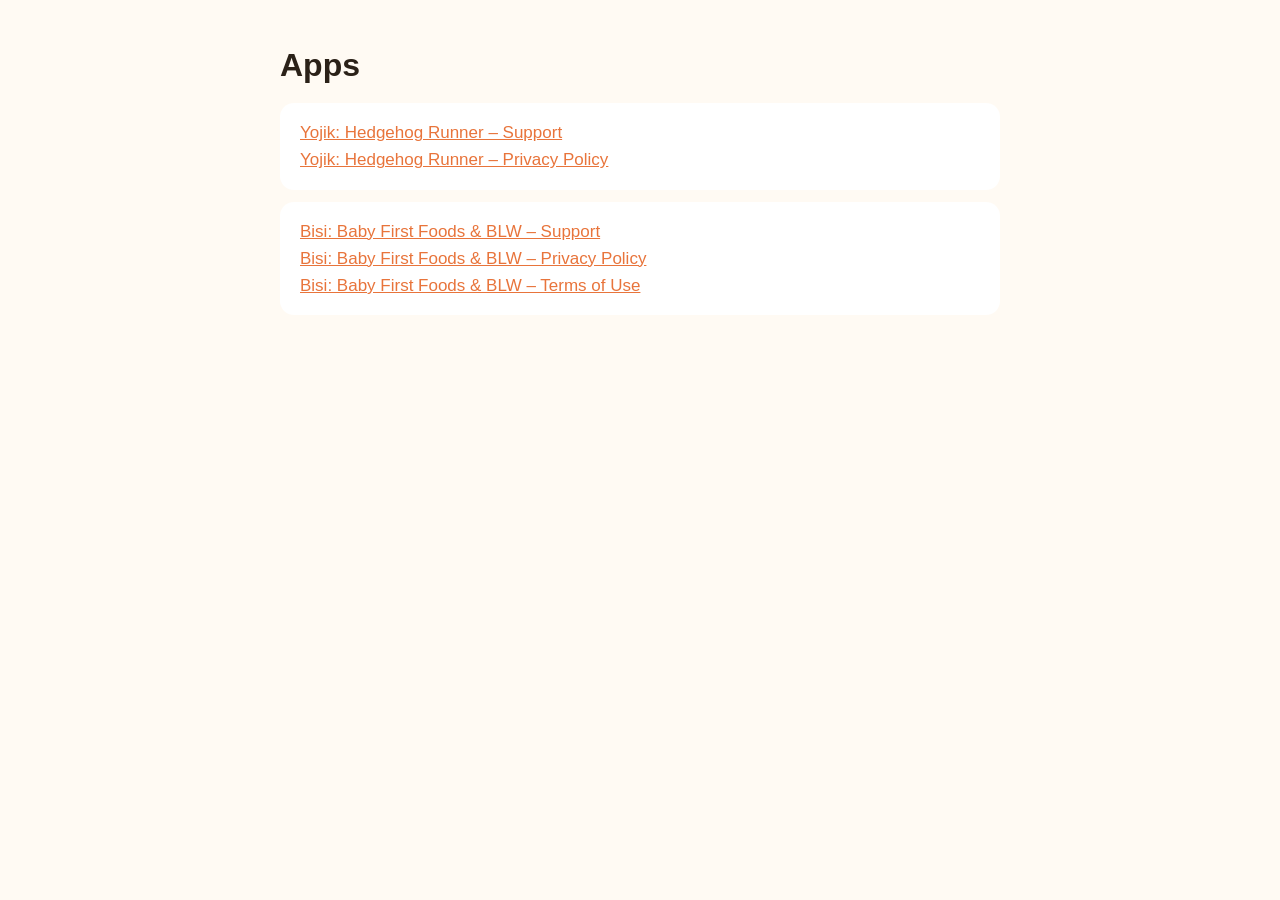
<file: index.html>
<!doctype html><html lang="en"><head><meta charset="utf-8"><meta name="viewport" content="width=device-width,initial-scale=1"><title>App pages</title><link rel="stylesheet" href="style.css"></head>
<body><main><h1>Apps</h1><div class="card"><a href="yojik/support.html">Yojik: Hedgehog Runner &ndash; Support</a><br><a href="yojik/privacy.html">Yojik: Hedgehog Runner &ndash; Privacy Policy</a></div>
<div class="card"><a href="bisi/support.html">Bisi: Baby First Foods &amp; BLW &ndash; Support</a><br><a href="bisi/privacy.html">Bisi: Baby First Foods &amp; BLW &ndash; Privacy Policy</a><br><a href="bisi/terms.html">Bisi: Baby First Foods &amp; BLW &ndash; Terms of Use</a></div></main></body></html>
</file>
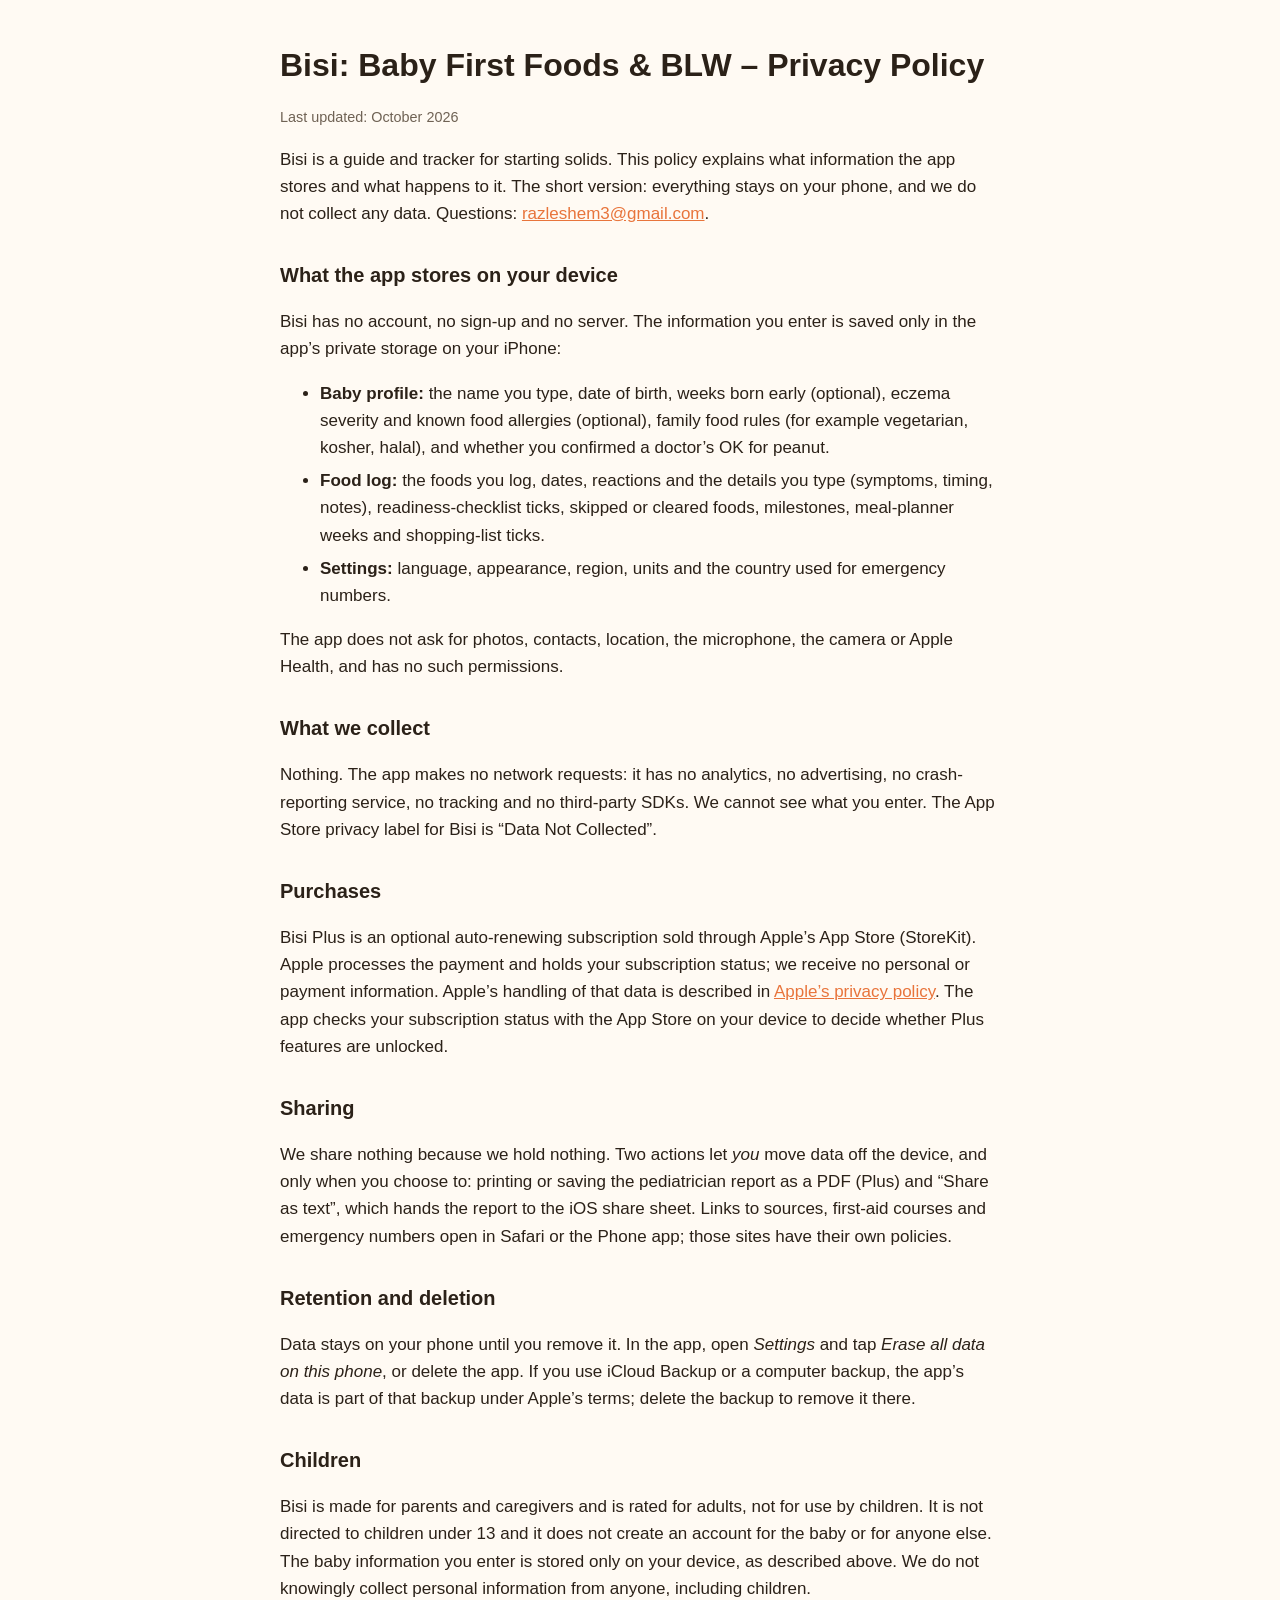
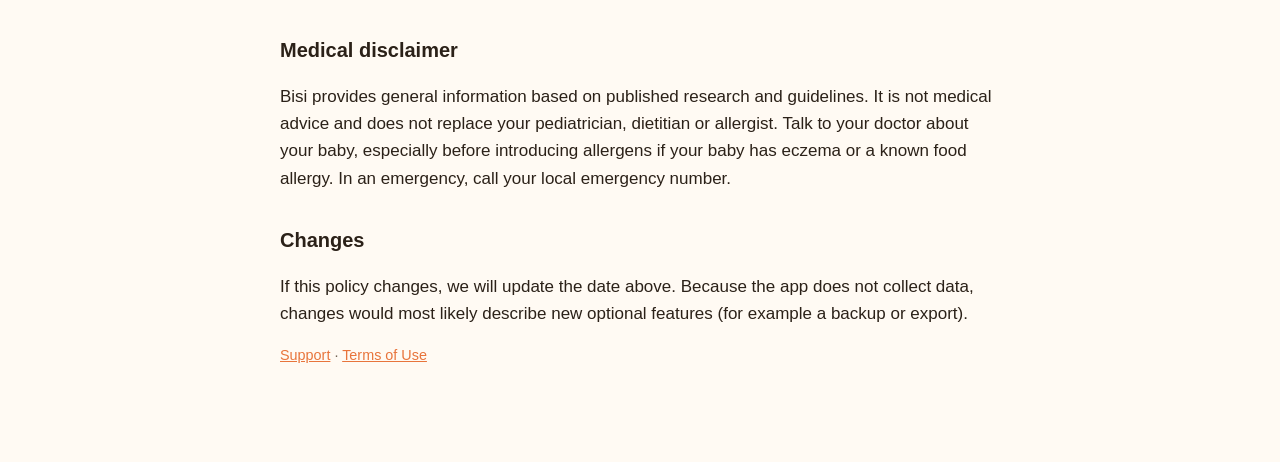
<file: bisi/privacy.html>
<!doctype html><html lang="en"><head><meta charset="utf-8"><meta name="viewport" content="width=device-width,initial-scale=1"><title>Bisi Privacy Policy</title><link rel="stylesheet" href="../style.css"></head>
<body><main>
<h1>Bisi: Baby First Foods &amp; BLW &ndash; Privacy Policy</h1>
<p class="muted">Last updated: October 2026</p>

<p>Bisi is a guide and tracker for starting solids. This policy explains what information the app stores and what happens to it. The short version: everything stays on your phone, and we do not collect any data. Questions: <a href="mailto:razleshem3@gmail.com">razleshem3@gmail.com</a>.</p>

<h2>What the app stores on your device</h2>
<p>Bisi has no account, no sign-up and no server. The information you enter is saved only in the app&rsquo;s private storage on your iPhone:</p>
<ul>
<li><strong>Baby profile:</strong> the name you type, date of birth, weeks born early (optional), eczema severity and known food allergies (optional), family food rules (for example vegetarian, kosher, halal), and whether you confirmed a doctor&rsquo;s OK for peanut.</li>
<li><strong>Food log:</strong> the foods you log, dates, reactions and the details you type (symptoms, timing, notes), readiness-checklist ticks, skipped or cleared foods, milestones, meal-planner weeks and shopping-list ticks.</li>
<li><strong>Settings:</strong> language, appearance, region, units and the country used for emergency numbers.</li>
</ul>
<p>The app does not ask for photos, contacts, location, the microphone, the camera or Apple Health, and has no such permissions.</p>

<h2>What we collect</h2>
<p>Nothing. The app makes no network requests: it has no analytics, no advertising, no crash-reporting service, no tracking and no third-party SDKs. We cannot see what you enter. The App Store privacy label for Bisi is &ldquo;Data Not Collected&rdquo;.</p>

<h2>Purchases</h2>
<p>Bisi Plus is an optional auto-renewing subscription sold through Apple&rsquo;s App Store (StoreKit). Apple processes the payment and holds your subscription status; we receive no personal or payment information. Apple&rsquo;s handling of that data is described in <a href="https://www.apple.com/legal/privacy/">Apple&rsquo;s privacy policy</a>. The app checks your subscription status with the App Store on your device to decide whether Plus features are unlocked.</p>

<h2>Sharing</h2>
<p>We share nothing because we hold nothing. Two actions let <em>you</em> move data off the device, and only when you choose to: printing or saving the pediatrician report as a PDF (Plus) and &ldquo;Share as text&rdquo;, which hands the report to the iOS share sheet. Links to sources, first-aid courses and emergency numbers open in Safari or the Phone app; those sites have their own policies.</p>

<h2>Retention and deletion</h2>
<p>Data stays on your phone until you remove it. In the app, open <em>Settings</em> and tap <em>Erase all data on this phone</em>, or delete the app. If you use iCloud Backup or a computer backup, the app&rsquo;s data is part of that backup under Apple&rsquo;s terms; delete the backup to remove it there.</p>

<h2>Children</h2>
<p>Bisi is made for parents and caregivers and is rated for adults, not for use by children. It is not directed to children under 13 and it does not create an account for the baby or for anyone else. The baby information you enter is stored only on your device, as described above. We do not knowingly collect personal information from anyone, including children.</p>

<h2>Medical disclaimer</h2>
<p>Bisi provides general information based on published research and guidelines. It is not medical advice and does not replace your pediatrician, dietitian or allergist. Talk to your doctor about your baby, especially before introducing allergens if your baby has eczema or a known food allergy. In an emergency, call your local emergency number.</p>

<h2>Changes</h2>
<p>If this policy changes, we will update the date above. Because the app does not collect data, changes would most likely describe new optional features (for example a backup or export).</p>

<p class="muted"><a href="support.html">Support</a> &middot; <a href="terms.html">Terms of Use</a></p>
</main></body></html>
</file>
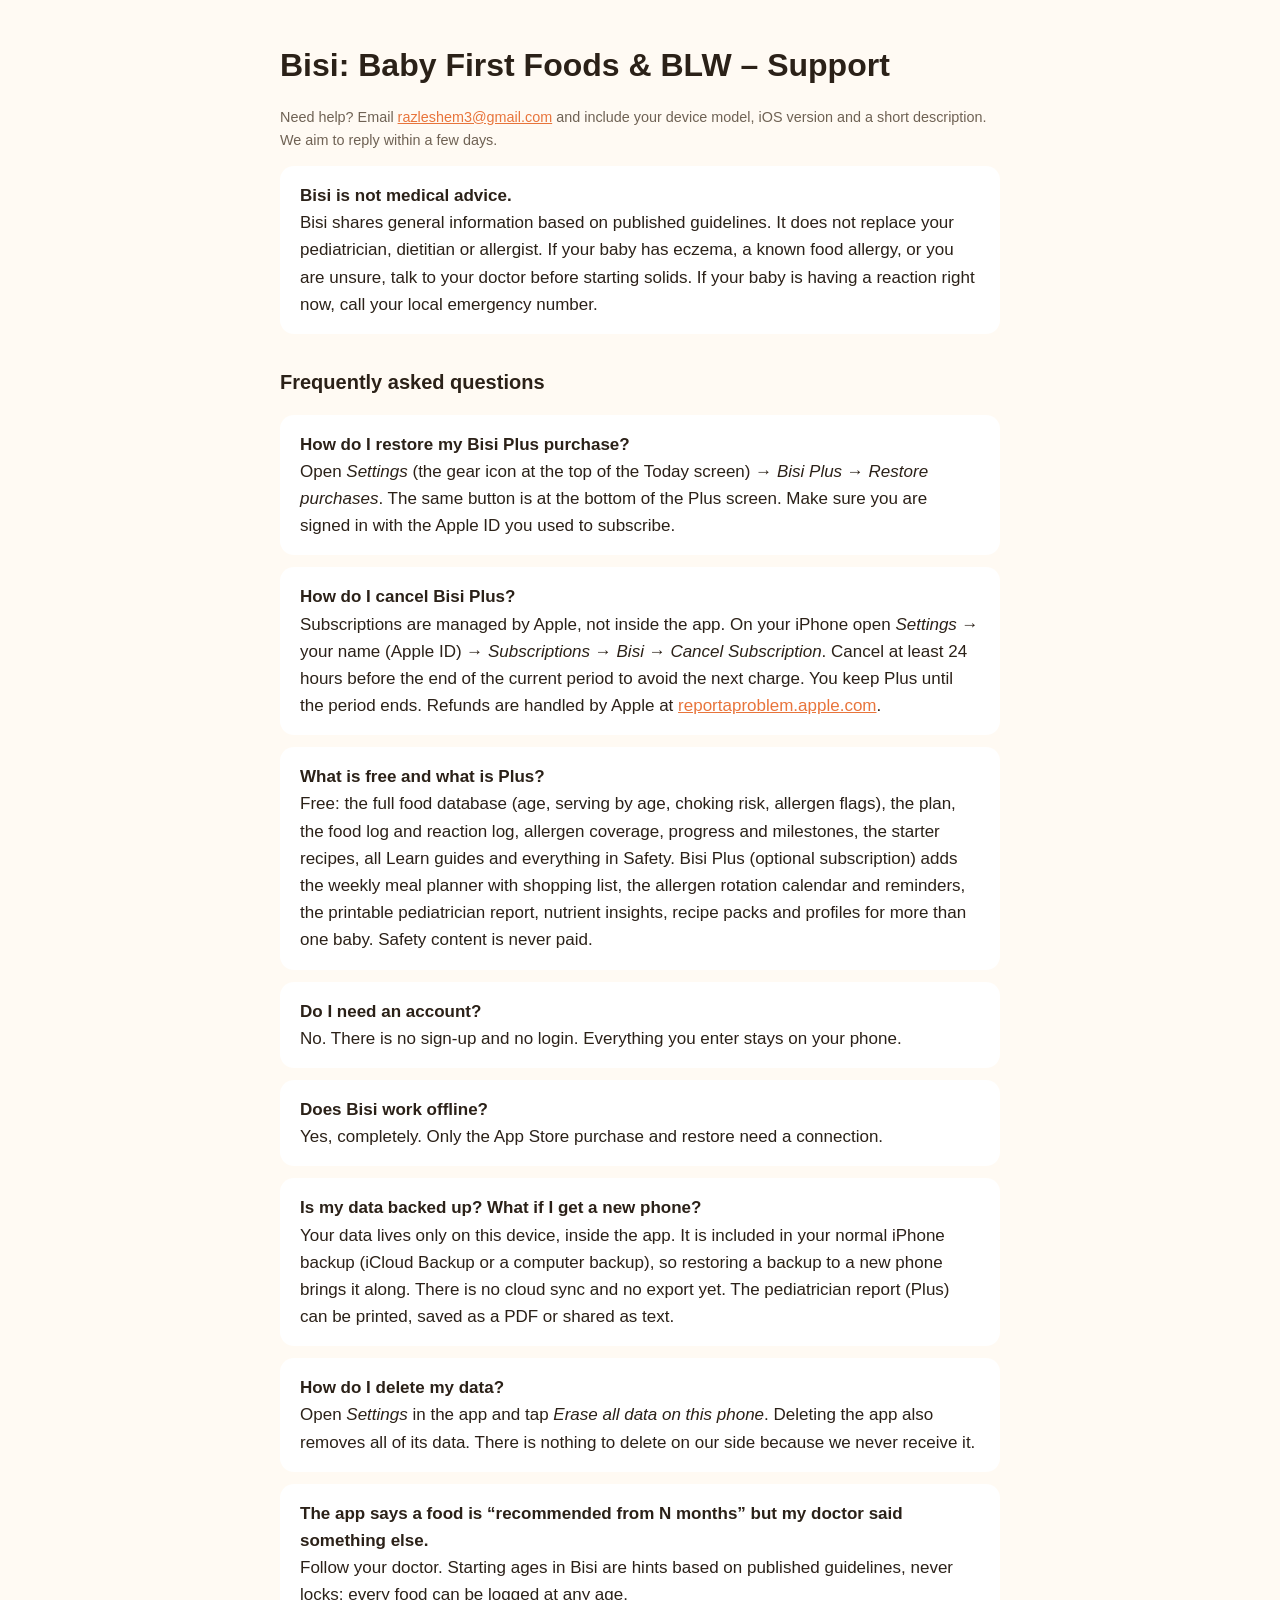
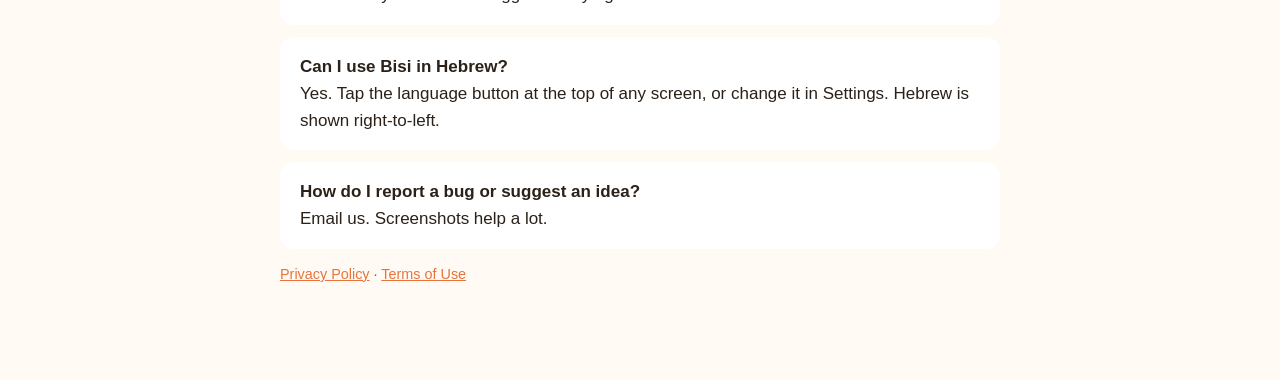
<file: bisi/support.html>
<!doctype html><html lang="en"><head><meta charset="utf-8"><meta name="viewport" content="width=device-width,initial-scale=1"><title>Bisi Support</title><link rel="stylesheet" href="../style.css"></head>
<body><main>
<h1>Bisi: Baby First Foods &amp; BLW &ndash; Support</h1>
<p class="muted">Need help? Email <a href="mailto:razleshem3@gmail.com">razleshem3@gmail.com</a> and include your device model, iOS version and a short description. We aim to reply within a few days.</p>

<div class="card"><strong>Bisi is not medical advice.</strong><br>Bisi shares general information based on published guidelines. It does not replace your pediatrician, dietitian or allergist. If your baby has eczema, a known food allergy, or you are unsure, talk to your doctor before starting solids. If your baby is having a reaction right now, call your local emergency number.</div>

<h2>Frequently asked questions</h2>
<div class="card"><strong>How do I restore my Bisi Plus purchase?</strong><br>Open <em>Settings</em> (the gear icon at the top of the Today screen) &rarr; <em>Bisi Plus</em> &rarr; <em>Restore purchases</em>. The same button is at the bottom of the Plus screen. Make sure you are signed in with the Apple ID you used to subscribe.</div>
<div class="card"><strong>How do I cancel Bisi Plus?</strong><br>Subscriptions are managed by Apple, not inside the app. On your iPhone open <em>Settings</em> &rarr; your name (Apple ID) &rarr; <em>Subscriptions</em> &rarr; <em>Bisi</em> &rarr; <em>Cancel Subscription</em>. Cancel at least 24 hours before the end of the current period to avoid the next charge. You keep Plus until the period ends. Refunds are handled by Apple at <a href="https://reportaproblem.apple.com">reportaproblem.apple.com</a>.</div>
<div class="card"><strong>What is free and what is Plus?</strong><br>Free: the full food database (age, serving by age, choking risk, allergen flags), the plan, the food log and reaction log, allergen coverage, progress and milestones, the starter recipes, all Learn guides and everything in Safety. Bisi Plus (optional subscription) adds the weekly meal planner with shopping list, the allergen rotation calendar and reminders, the printable pediatrician report, nutrient insights, recipe packs and profiles for more than one baby. Safety content is never paid.</div>
<div class="card"><strong>Do I need an account?</strong><br>No. There is no sign-up and no login. Everything you enter stays on your phone.</div>
<div class="card"><strong>Does Bisi work offline?</strong><br>Yes, completely. Only the App Store purchase and restore need a connection.</div>
<div class="card"><strong>Is my data backed up? What if I get a new phone?</strong><br>Your data lives only on this device, inside the app. It is included in your normal iPhone backup (iCloud Backup or a computer backup), so restoring a backup to a new phone brings it along. There is no cloud sync and no export yet. The pediatrician report (Plus) can be printed, saved as a PDF or shared as text.</div>
<div class="card"><strong>How do I delete my data?</strong><br>Open <em>Settings</em> in the app and tap <em>Erase all data on this phone</em>. Deleting the app also removes all of its data. There is nothing to delete on our side because we never receive it.</div>
<div class="card"><strong>The app says a food is &ldquo;recommended from N months&rdquo; but my doctor said something else.</strong><br>Follow your doctor. Starting ages in Bisi are hints based on published guidelines, never locks: every food can be logged at any age.</div>
<div class="card"><strong>Can I use Bisi in Hebrew?</strong><br>Yes. Tap the language button at the top of any screen, or change it in Settings. Hebrew is shown right-to-left.</div>
<div class="card"><strong>How do I report a bug or suggest an idea?</strong><br>Email us. Screenshots help a lot.</div>

<p class="muted"><a href="privacy.html">Privacy Policy</a> &middot; <a href="terms.html">Terms of Use</a></p>
</main></body></html>
</file>
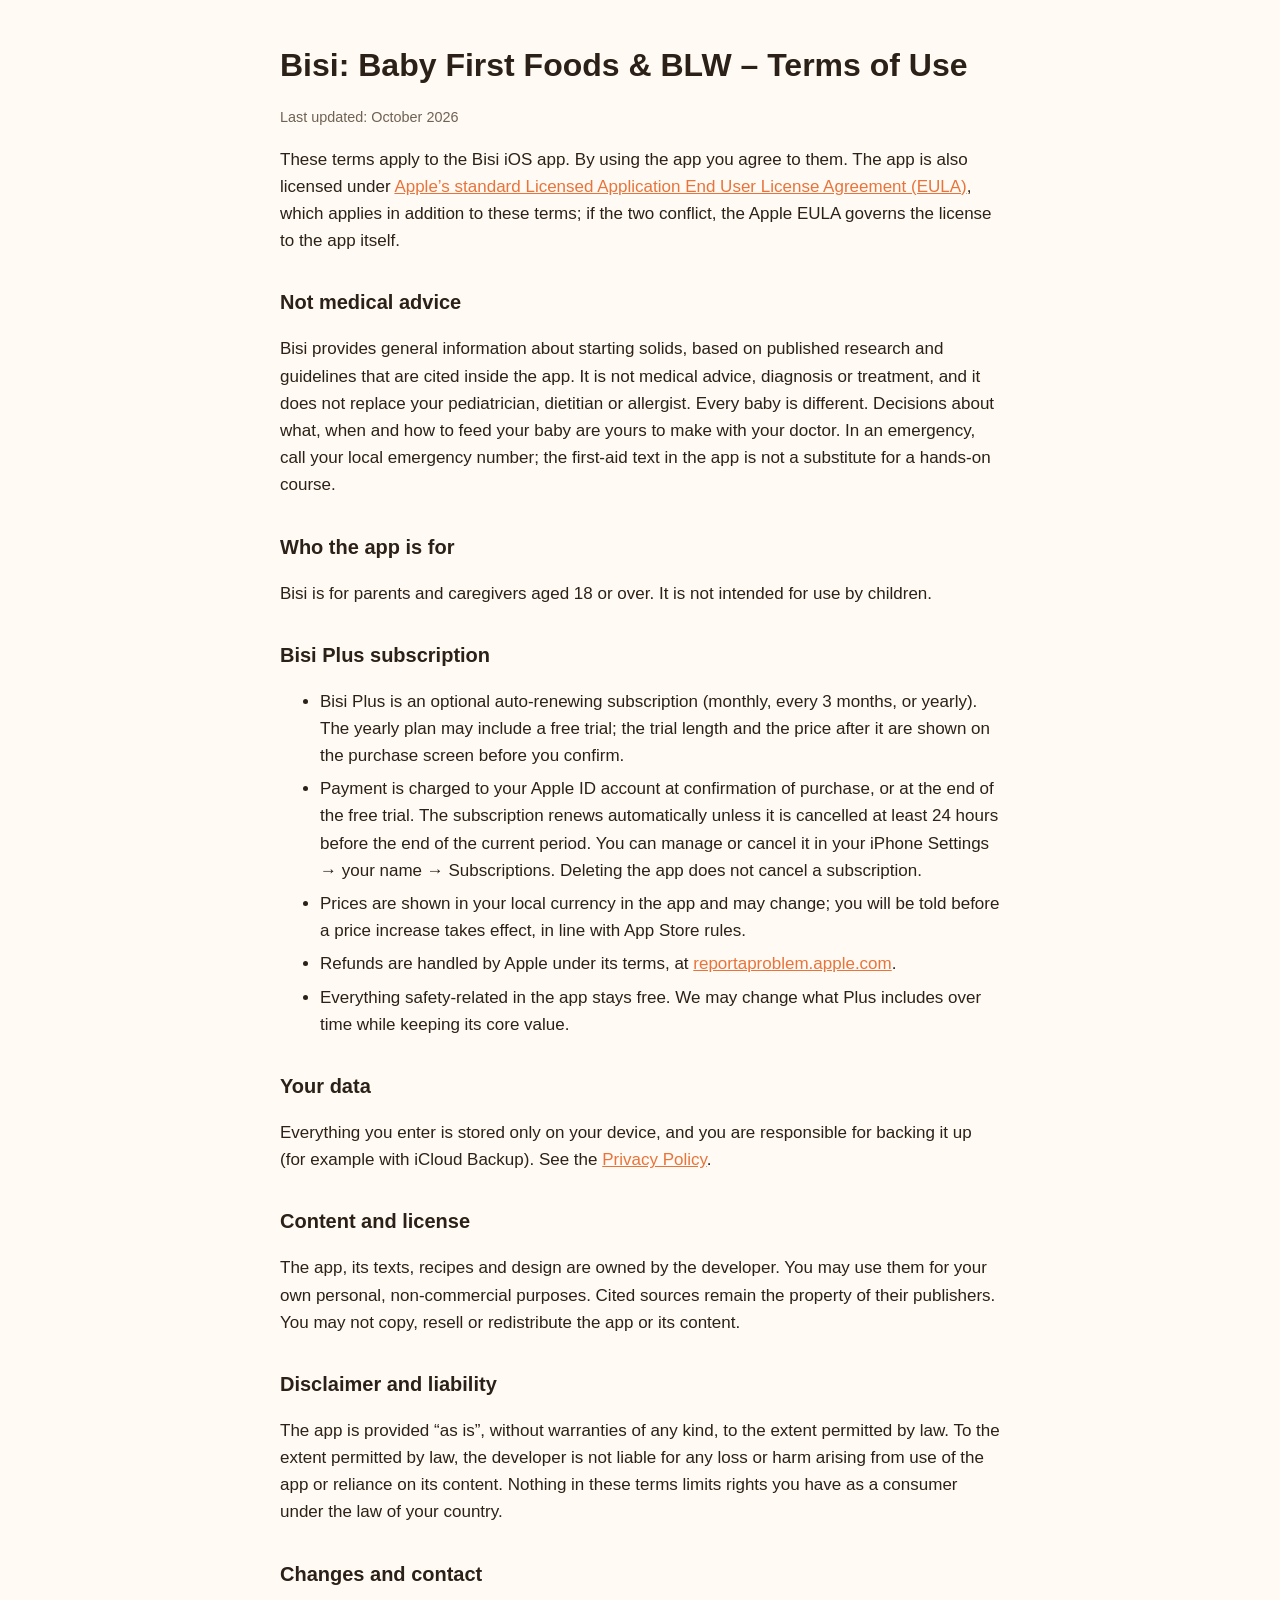
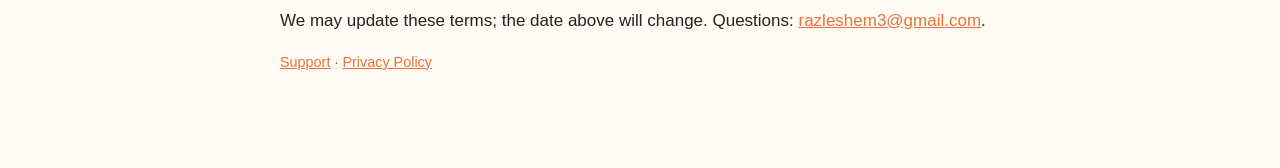
<file: bisi/terms.html>
<!doctype html><html lang="en"><head><meta charset="utf-8"><meta name="viewport" content="width=device-width,initial-scale=1"><title>Bisi Terms of Use</title><link rel="stylesheet" href="../style.css"></head>
<body><main>
<h1>Bisi: Baby First Foods &amp; BLW &ndash; Terms of Use</h1>
<p class="muted">Last updated: October 2026</p>

<p>These terms apply to the Bisi iOS app. By using the app you agree to them. The app is also licensed under <a href="https://www.apple.com/legal/internet-services/itunes/dev/stdeula/">Apple&rsquo;s standard Licensed Application End User License Agreement (EULA)</a>, which applies in addition to these terms; if the two conflict, the Apple EULA governs the license to the app itself.</p>

<h2>Not medical advice</h2>
<p>Bisi provides general information about starting solids, based on published research and guidelines that are cited inside the app. It is not medical advice, diagnosis or treatment, and it does not replace your pediatrician, dietitian or allergist. Every baby is different. Decisions about what, when and how to feed your baby are yours to make with your doctor. In an emergency, call your local emergency number; the first-aid text in the app is not a substitute for a hands-on course.</p>

<h2>Who the app is for</h2>
<p>Bisi is for parents and caregivers aged 18 or over. It is not intended for use by children.</p>

<h2>Bisi Plus subscription</h2>
<ul>
<li>Bisi Plus is an optional auto-renewing subscription (monthly, every 3 months, or yearly). The yearly plan may include a free trial; the trial length and the price after it are shown on the purchase screen before you confirm.</li>
<li>Payment is charged to your Apple ID account at confirmation of purchase, or at the end of the free trial. The subscription renews automatically unless it is cancelled at least 24 hours before the end of the current period. You can manage or cancel it in your iPhone Settings &rarr; your name &rarr; Subscriptions. Deleting the app does not cancel a subscription.</li>
<li>Prices are shown in your local currency in the app and may change; you will be told before a price increase takes effect, in line with App Store rules.</li>
<li>Refunds are handled by Apple under its terms, at <a href="https://reportaproblem.apple.com">reportaproblem.apple.com</a>.</li>
<li>Everything safety-related in the app stays free. We may change what Plus includes over time while keeping its core value.</li>
</ul>

<h2>Your data</h2>
<p>Everything you enter is stored only on your device, and you are responsible for backing it up (for example with iCloud Backup). See the <a href="privacy.html">Privacy Policy</a>.</p>

<h2>Content and license</h2>
<p>The app, its texts, recipes and design are owned by the developer. You may use them for your own personal, non-commercial purposes. Cited sources remain the property of their publishers. You may not copy, resell or redistribute the app or its content.</p>

<h2>Disclaimer and liability</h2>
<p>The app is provided &ldquo;as is&rdquo;, without warranties of any kind, to the extent permitted by law. To the extent permitted by law, the developer is not liable for any loss or harm arising from use of the app or reliance on its content. Nothing in these terms limits rights you have as a consumer under the law of your country.</p>

<h2>Changes and contact</h2>
<p>We may update these terms; the date above will change. Questions: <a href="mailto:razleshem3@gmail.com">razleshem3@gmail.com</a>.</p>

<p class="muted"><a href="support.html">Support</a> &middot; <a href="privacy.html">Privacy Policy</a></p>
</main></body></html>
</file>
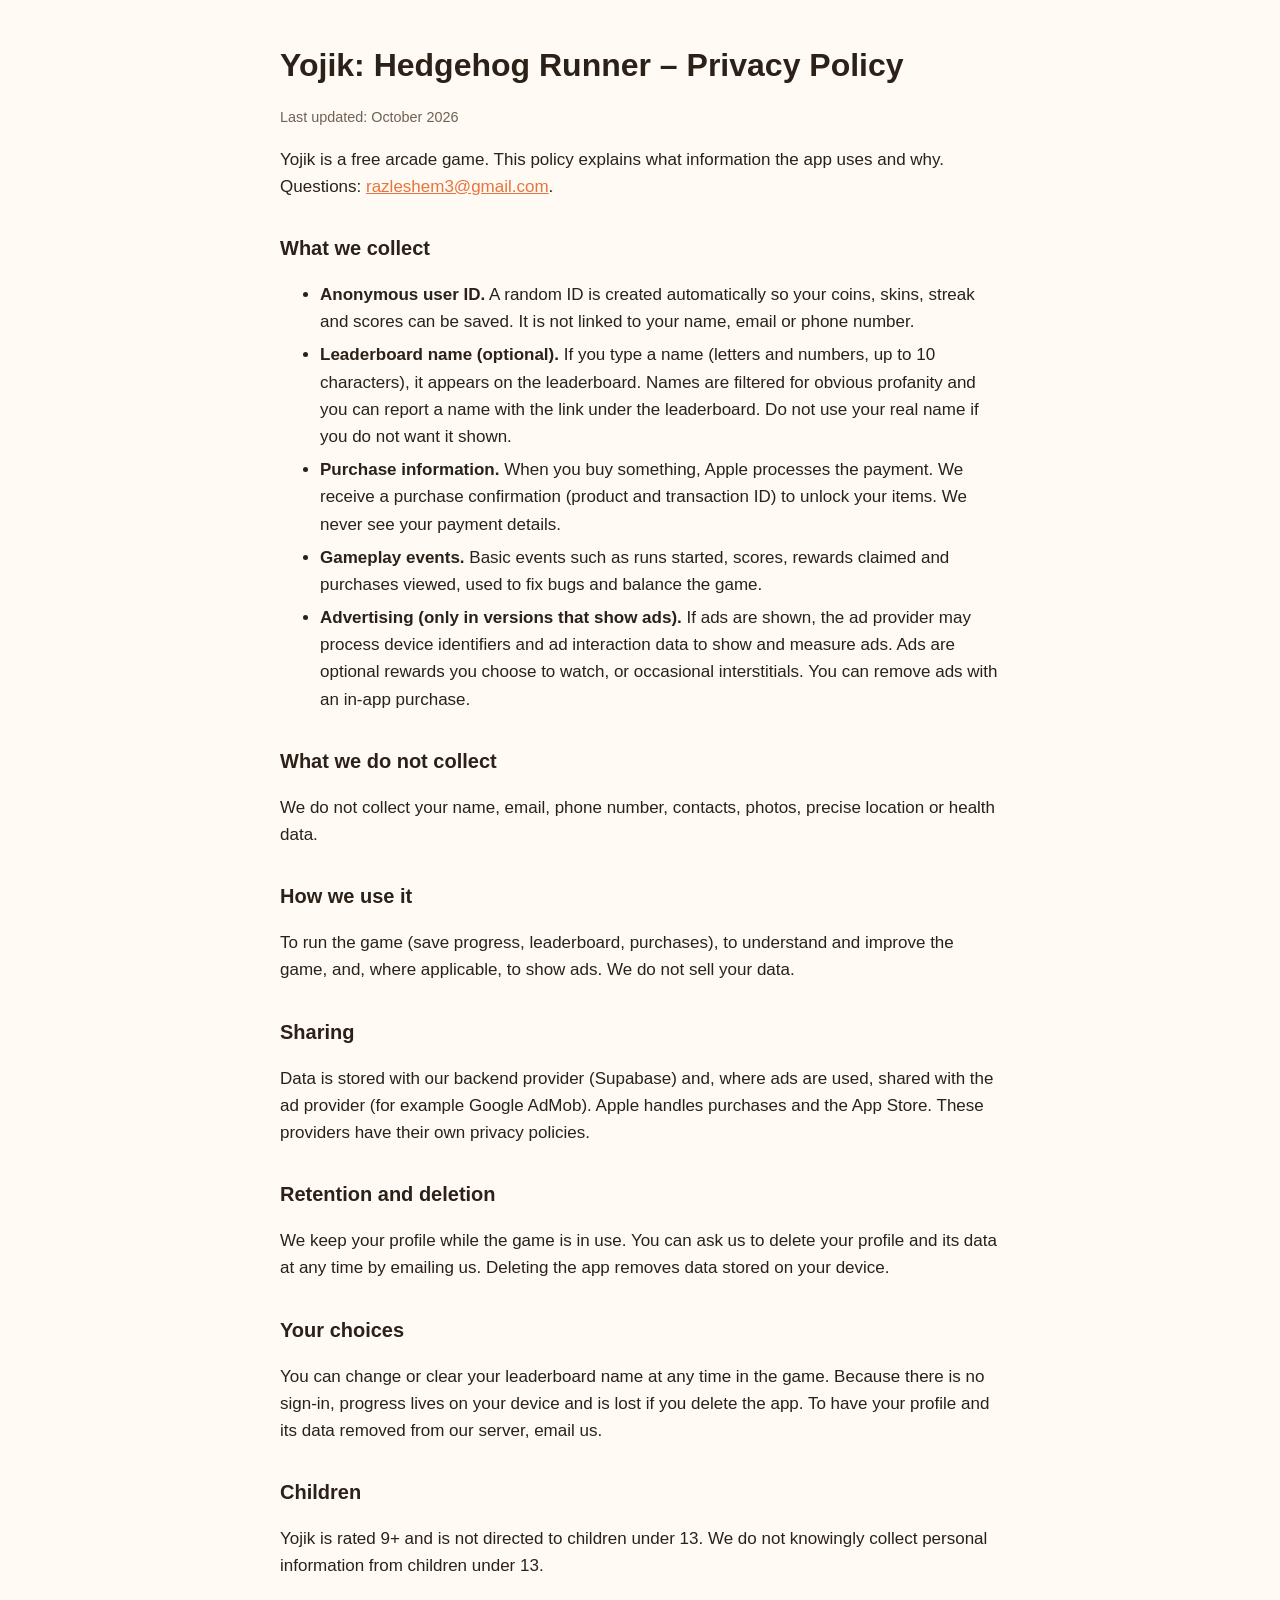
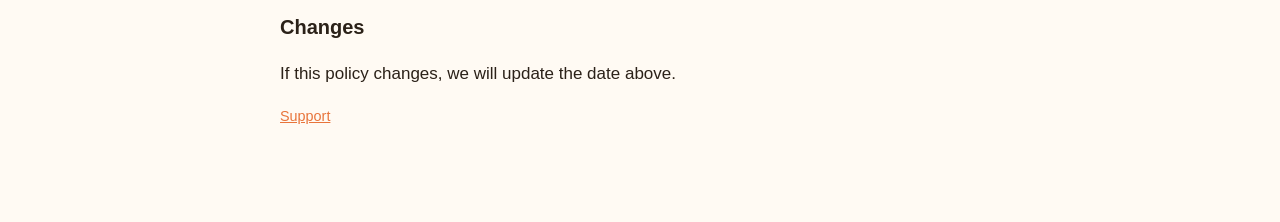
<file: yojik/privacy.html>
<!doctype html><html lang="en"><head><meta charset="utf-8"><meta name="viewport" content="width=device-width,initial-scale=1"><title>Yojik Privacy Policy</title><link rel="stylesheet" href="../style.css"></head>
<body><main>
<h1>Yojik: Hedgehog Runner &ndash; Privacy Policy</h1>
<p class="muted">Last updated: October 2026</p>

<p>Yojik is a free arcade game. This policy explains what information the app uses and why. Questions: <a href="mailto:razleshem3@gmail.com">razleshem3@gmail.com</a>.</p>

<h2>What we collect</h2>
<ul>
<li><strong>Anonymous user ID.</strong> A random ID is created automatically so your coins, skins, streak and scores can be saved. It is not linked to your name, email or phone number.</li>
<li><strong>Leaderboard name (optional).</strong> If you type a name (letters and numbers, up to 10 characters), it appears on the leaderboard. Names are filtered for obvious profanity and you can report a name with the link under the leaderboard. Do not use your real name if you do not want it shown.</li>
<li><strong>Purchase information.</strong> When you buy something, Apple processes the payment. We receive a purchase confirmation (product and transaction ID) to unlock your items. We never see your payment details.</li>
<li><strong>Gameplay events.</strong> Basic events such as runs started, scores, rewards claimed and purchases viewed, used to fix bugs and balance the game.</li>
<li><strong>Advertising (only in versions that show ads).</strong> If ads are shown, the ad provider may process device identifiers and ad interaction data to show and measure ads. Ads are optional rewards you choose to watch, or occasional interstitials. You can remove ads with an in-app purchase.</li>
</ul>

<h2>What we do not collect</h2>
<p>We do not collect your name, email, phone number, contacts, photos, precise location or health data.</p>

<h2>How we use it</h2>
<p>To run the game (save progress, leaderboard, purchases), to understand and improve the game, and, where applicable, to show ads. We do not sell your data.</p>

<h2>Sharing</h2>
<p>Data is stored with our backend provider (Supabase) and, where ads are used, shared with the ad provider (for example Google AdMob). Apple handles purchases and the App Store. These providers have their own privacy policies.</p>

<h2>Retention and deletion</h2>
<p>We keep your profile while the game is in use. You can ask us to delete your profile and its data at any time by emailing us. Deleting the app removes data stored on your device.</p>

<h2>Your choices</h2>
<p>You can change or clear your leaderboard name at any time in the game. Because there is no sign-in, progress lives on your device and is lost if you delete the app. To have your profile and its data removed from our server, email us.</p>

<h2>Children</h2>
<p>Yojik is rated 9+ and is not directed to children under 13. We do not knowingly collect personal information from children under 13.</p>

<h2>Changes</h2>
<p>If this policy changes, we will update the date above.</p>

<p class="muted"><a href="support.html">Support</a></p>
</main></body></html>
</file>
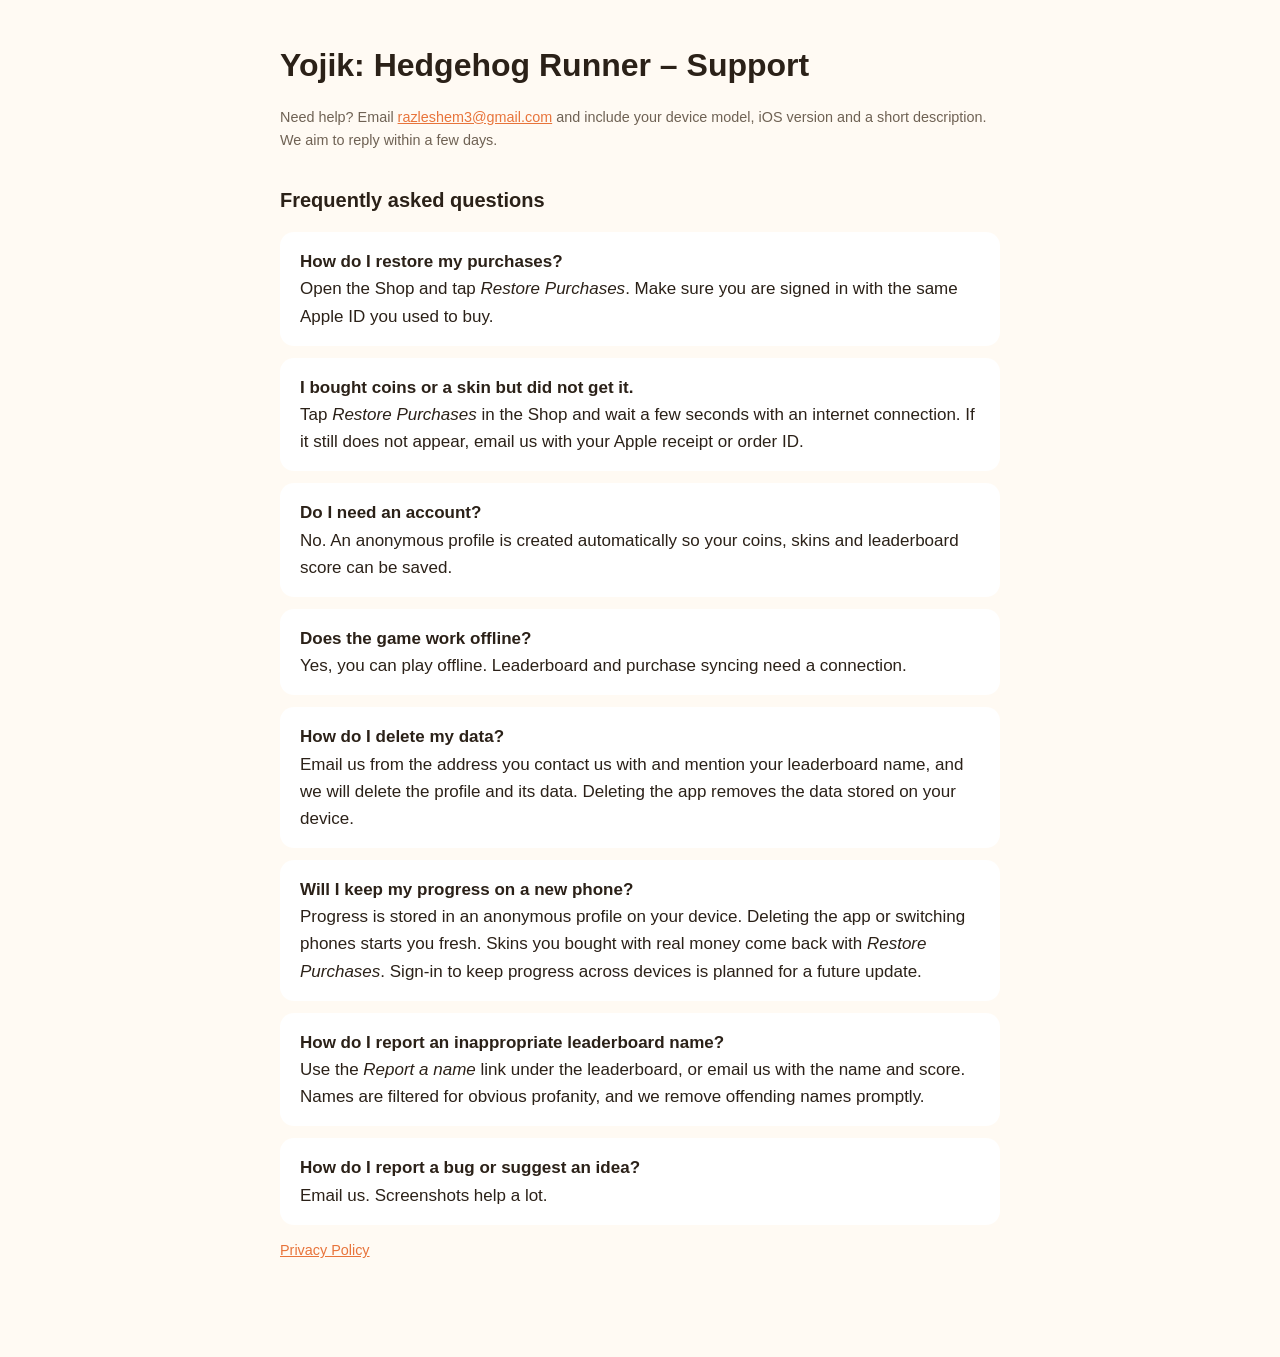
<file: yojik/support.html>
<!doctype html><html lang="en"><head><meta charset="utf-8"><meta name="viewport" content="width=device-width,initial-scale=1"><title>Yojik Support</title><link rel="stylesheet" href="../style.css"></head>
<body><main>
<h1>Yojik: Hedgehog Runner &ndash; Support</h1>
<p class="muted">Need help? Email <a href="mailto:razleshem3@gmail.com">razleshem3@gmail.com</a> and include your device model, iOS version and a short description. We aim to reply within a few days.</p>

<h2>Frequently asked questions</h2>
<div class="card"><strong>How do I restore my purchases?</strong><br>Open the Shop and tap <em>Restore Purchases</em>. Make sure you are signed in with the same Apple ID you used to buy.</div>
<div class="card"><strong>I bought coins or a skin but did not get it.</strong><br>Tap <em>Restore Purchases</em> in the Shop and wait a few seconds with an internet connection. If it still does not appear, email us with your Apple receipt or order ID.</div>
<div class="card"><strong>Do I need an account?</strong><br>No. An anonymous profile is created automatically so your coins, skins and leaderboard score can be saved.</div>
<div class="card"><strong>Does the game work offline?</strong><br>Yes, you can play offline. Leaderboard and purchase syncing need a connection.</div>
<div class="card"><strong>How do I delete my data?</strong><br>Email us from the address you contact us with and mention your leaderboard name, and we will delete the profile and its data. Deleting the app removes the data stored on your device.</div>
<div class="card"><strong>Will I keep my progress on a new phone?</strong><br>Progress is stored in an anonymous profile on your device. Deleting the app or switching phones starts you fresh. Skins you bought with real money come back with <em>Restore Purchases</em>. Sign-in to keep progress across devices is planned for a future update.</div>
<div class="card"><strong>How do I report an inappropriate leaderboard name?</strong><br>Use the <em>Report a name</em> link under the leaderboard, or email us with the name and score. Names are filtered for obvious profanity, and we remove offending names promptly.</div>
<div class="card"><strong>How do I report a bug or suggest an idea?</strong><br>Email us. Screenshots help a lot.</div>

<p class="muted"><a href="privacy.html">Privacy Policy</a></p>
</main></body></html>
</file>
<file: style.css>
:root{color-scheme:light dark;--bg:#fffaf3;--fg:#2b2118;--muted:#6f6254;--accent:#e8743b;--card:#fff}
@media (prefers-color-scheme:dark){:root{--bg:#1d1812;--fg:#f4ece2;--muted:#b3a698;--card:#2a231a}}
body{margin:0;background:var(--bg);color:var(--fg);font:17px/1.6 -apple-system,BlinkMacSystemFont,"Segoe UI",Roboto,sans-serif}
main{max-width:720px;margin:0 auto;padding:40px 20px 80px}
h1{font-size:2rem;margin:0 0 4px}h2{margin-top:2rem;font-size:1.25rem}
a{color:var(--accent)}.muted{color:var(--muted);font-size:.9rem}
.card{background:var(--card);border-radius:14px;padding:16px 20px;margin:12px 0}
li{margin:6px 0}
</file>
